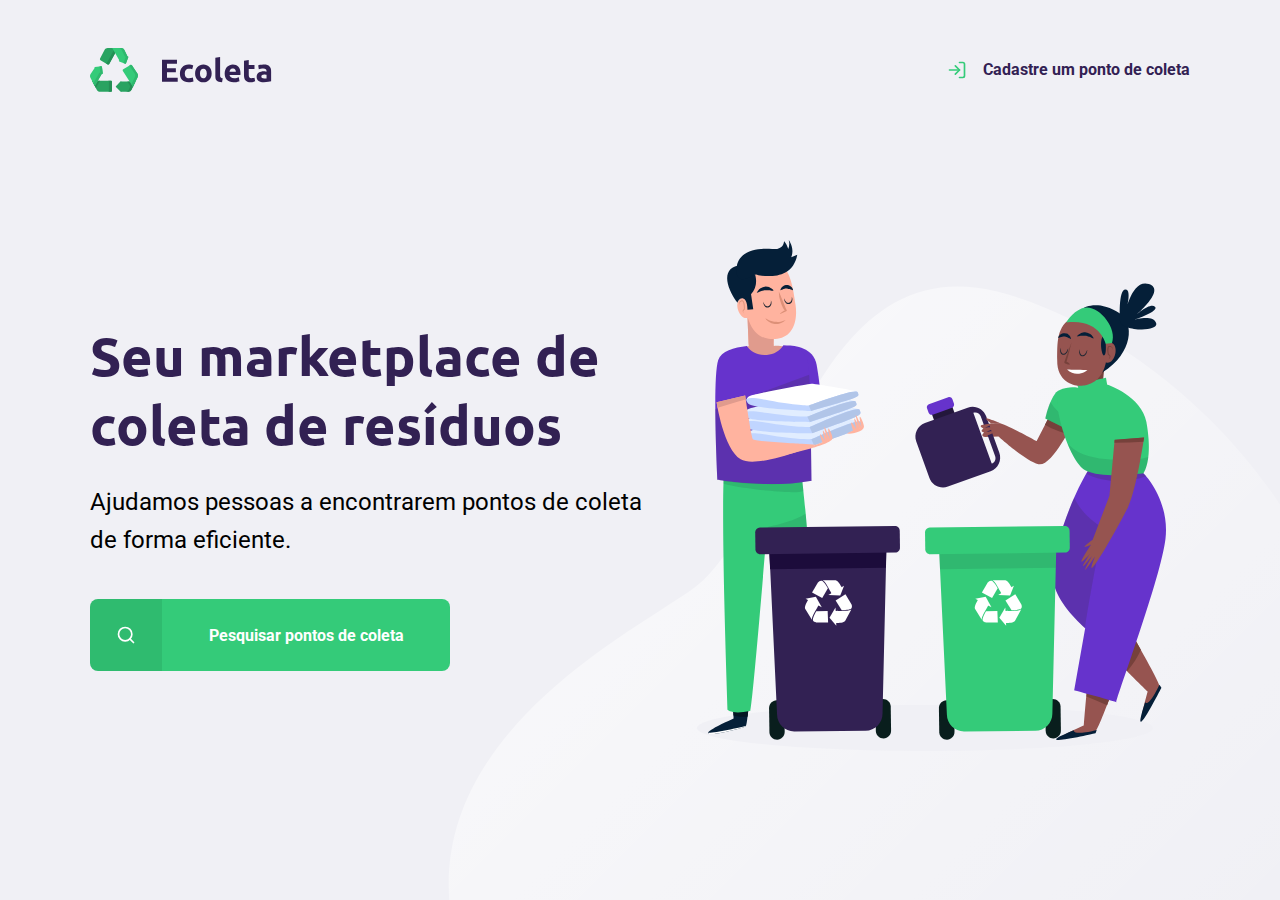
<file: index.html>
<!DOCTYPE html>
<html lang="en">
<head>
    <meta charset="UTF-8">
    <meta name="viewport" content="width=device-width, initial-scale=1.0">
    <link href="https://fonts.googleapis.com/css2?family=Roboto&family=Ubuntu:wght@300;700&display=swap" rel="stylesheet">
    <link rel="stylesheet" href="./styles/main.css ">
    <link rel="stylesheet" href="./styles/home.css ">
    <link rel="stylesheet" href="./styles/responsive.css ">
    <title>Ecoleta</title>
</head>
<body>
    <div id="page-home">
        <div class="content">
            <header>
                <img src="./assets//logo.svg" alt="logomarca">
                <a href="#">
                    <span></span>
                    Cadastre um ponto de coleta
                </a>   
            </header>
            <main>
                <h1>Seu marketplace de coleta de resíduos</h1>
                <p>Ajudamos  pessoas a encontrarem pontos de coleta de forma eficiente.</p>
                <a href="#">
                    <span></span>
                    <strong>
                        Pesquisar pontos de coleta
                    </strong> 
                </a>
            </main>    
        </div>
    </div>
</body>
</html>
</file>
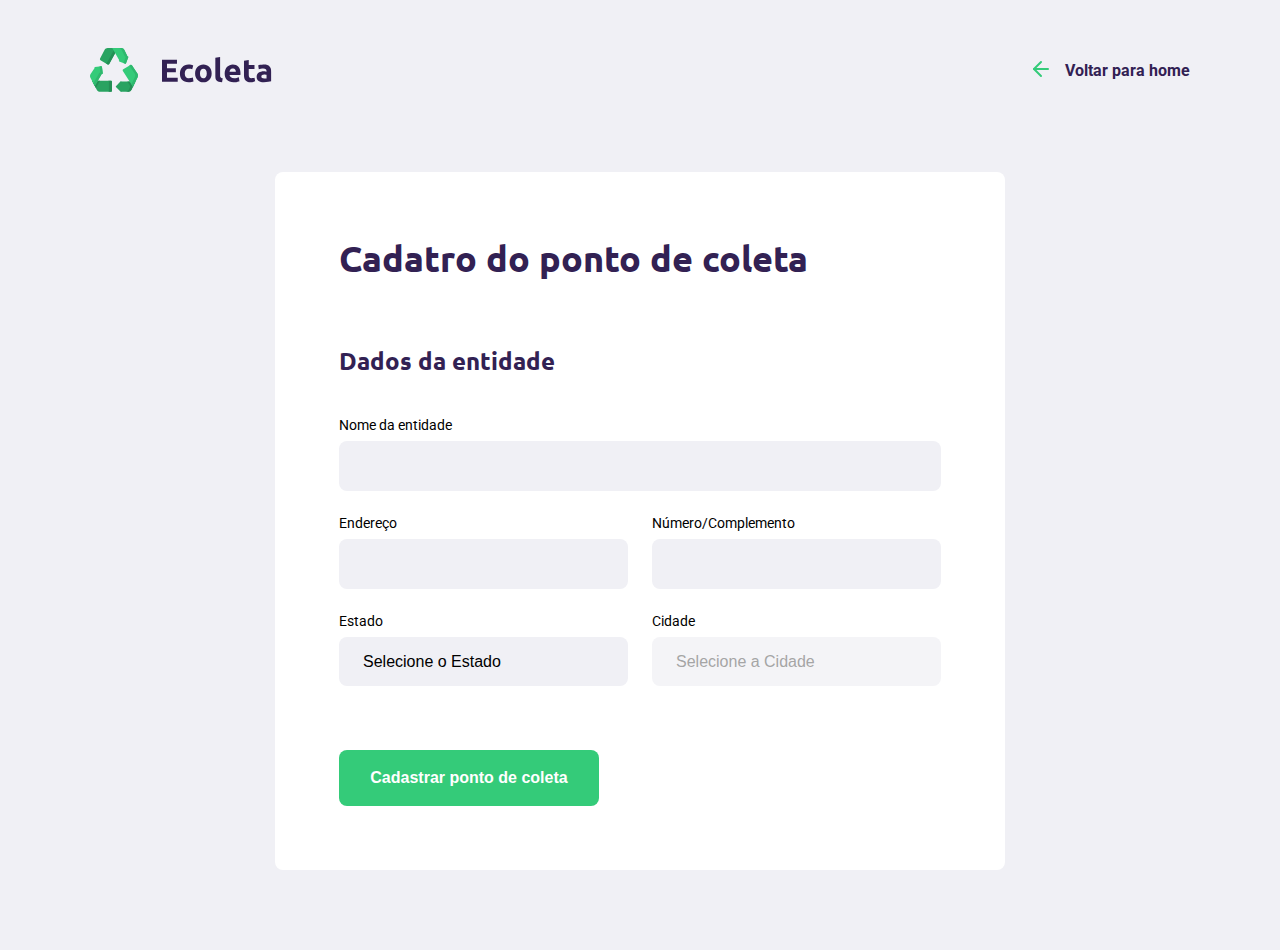
<file: create-point.html>
<!DOCTYPE html>
<html lang="en">
<head>
    <meta charset="UTF-8">
    <meta name="viewport" content="width=device-width, initial-scale=1.0">
    <link href="https://fonts.googleapis.com/css2?family=Roboto&family=Ubuntu:wght@300;700&display=swap" rel="stylesheet">
    <link rel="stylesheet" href="./styles/main.css ">
    <link rel="stylesheet" href="./styles/create-point.css ">
    <link rel="stylesheet" href="./styles/responsive.css ">
    <title>Criar um ponto de coleta</title>
</head>
<body>
    <div id="page-create-point">
        <header>
                <img src="./assets//logo.svg" alt="logomarca">
                <a href="#">
                    <span></span>
                    Voltar para home
                </a>   
        </header>
        
        <form action="">
            <h1>Cadatro do ponto de coleta</h1>

            <fieldset>

                <legend>
                    <h2>Dados da entidade</h2>
                </legend>

                <div class="field">
                    <label for="name">Nome da entidade</label>
                    <input type="text" name="name">
                </div>

                <div class="field-group">

                    <div class="field">
                        <label for="adress">Endereço</label>
                        <input type="text" name="adress">
                    </div>

                    <div class="field">
                        <label for="adress2">Número/Complemento</label>
                        <input type="text" name="adress2">
                    </div>

                </div>

                <div class="field-group">

                    <div class="field">
                        <label for="state">Estado</label>
                        <select name="uf">
                            <option value="">Selecione o Estado</option>
                         </select>
                         <input type="hidden" name="state">
                    </div>

                    <div class="field">
                        <label for="city">Cidade</label>
                        <select name="city" disabled>
                            <option value="">Selecione a Cidade</option>
                        </select>
                    </div>

                </div>
                 
            </fieldset>
            <button type="submit">Cadastrar ponto de coleta</button>
        </form>
    </div>

    <script src="./scripts/create-point.js"></script>
</body>
</html>
</file>
<file: styles/main.css>
:root {
    --title-color: #322153;
    --primary-color: #34cb79;
    --secundary-color: #2fb86e;
}

* {
    margin: 0;
    padding: 0;
    box-sizing: border-box;
}

html {
    font-family: 'Roboto', sans-serif;
}

body {
    background: #f0f0f5;
    -webkit-font-smoothing: antialised;
}

a {
    text-decoration: none;
}

h1, h2, h3, h4, h5, h6 {
    color: var(--title-color);
    font-family: 'Ubuntu', sans-serif;
}
</file>
<file: styles/home.css>
#page-home {
    height: 100vh;
    background: url('../assets/home-background.svg') no-repeat;
    background-position: 35vw bottom; 
}

#page-home .content {
    width: 90%;
    max-width: 1100px;
    margin: 0 auto;
    display: flex;
    flex-direction: column;
    height: 100%;
}


#page-home .content header {
    display: flex;
    align-items: center;
    justify-content: space-between;
    margin-top: 48px;
}

#page-home header a {
    display: flex;
    color: var(--title-color);
    font-weight: 700;
    transition: 400ms;
}

#page-home header a:hover {
    color: var(--secundary-color);
}

 #page-home header a span {
     display: flex;
     background-image: url('../assets/log-in.svg');
     width: 20px;
     height: 20px;
     margin-right: 16px;
 }

 #page-home main {
    max-width: 560px;
    flex: 1;
    display: flex;
    flex-direction: column;
    justify-content: center;
 }

 #page-home main h1 {
     font-size: 54px;
 }

 #page-home main p {
    font-size: 24px;
    line-height: 38px;
    margin-top: 24px;
 }

 #page-home main a {
    width: 100%;
    max-width: 360px;
    height: 72px;

    border-radius: 8px;
    
    display: flex;
    align-items: center;
     
    margin-top: 40px; 

    background-color: var(--primary-color);

    transition: 400ms;
 }

#page-home main a:hover {
    background-color: #2fb86e;
}

#page-home main a span {
    width: 72px;
    height: 72px;
    background-color: rgba(0, 0, 0, 0.08);
    border-radius: 8px 0 0 8px;
    display: flex;
    align-items: center;
    justify-content: center;
}

#page-home main a span::after {
    content: "";
    background-image: url('../assets/search.svg');
    height: 20px;
    width: 20px;
}

#page-home main a strong { 
    color: white;
    flex: 1;
    text-align: center ;
}
</file>
<file: styles/responsive.css>
@media (max-width: 900px) {
    #page-home {
        background-position-x: 70vw;
    }

    #page-home .content {
        align-items: center;
        text-align: center;
    }

    #page-home header a {
        position: absolute;
        bottom: 48px;

        left: 50%;
        transform: translateX(-50%);
    }

    #page-home main {
        align-items: center;
    }
}

@media (min-width: 1700px) {
    #page-home {
        background-position-x: 40vw;
    }
}

@media (max-height: 760px) {
    #page-home {
        background-position-y: 200px;
    }
}
</file>
<file: styles/create-point.css>
#page-create-point {
    width: 90%;
    max-width: 1100px;

    margin: 0 auto;
}

#page-create-point header {
    display: flex;
    justify-content: space-between;
    align-items: center;
    margin-top: 48px;
}

#page-create-point header a {
    color: var(--title-color);
    font-weight: 700;
    display: flex;
    align-items: center;

}

#page-create-point header a span {
    background-image: url('../assets/arrow-left.svg');
    height: 26px;
    width: 20px;
    display: flex;
    margin-right: 16px;
}

form {
    background-color: #ffffff;

    margin: 80px auto;
    padding: 64px;

    border-radius: 8px;
    max-width: 730px;
}

form h1 {
    font-size: 36px;
}

form fieldset {
    margin-top: 64px;
    border: 0;
}

form legend {
    margin-bottom: 40px ;
}

form legend h2 {
    font-size: 24px;
}

form .field {
    display: flex;
    flex: 1;
    flex-direction: column;

    margin-bottom: 24px;
}

form .field-group {
    display: flex;
}

form input, form select {
    background-color: #f0f0f5;
    border: 0;
    padding: 16px 24px;
    font-size: 16px;

    border-radius: 8px;
}

form select {
    -webkit-appearance: none;
    -moz-appearance: none;
    appearance: none;
}

form label {
    font-size: 14px;
    margin-bottom: 8px;
}

form .field-group .field + .field {
    margin-left: 24px;
}

form button {
    width: 260px;
    height: 56px;
    background-color: var(--primary-color);
    border-radius: 8px;
    color: white;
    font-weight: bold;
    font-size: 16px;
    border: 0;
    margin-top: 40px;

    transition: 400ms;
}

form button:hover {
    background-color: #2fb86e;
}
</file>
